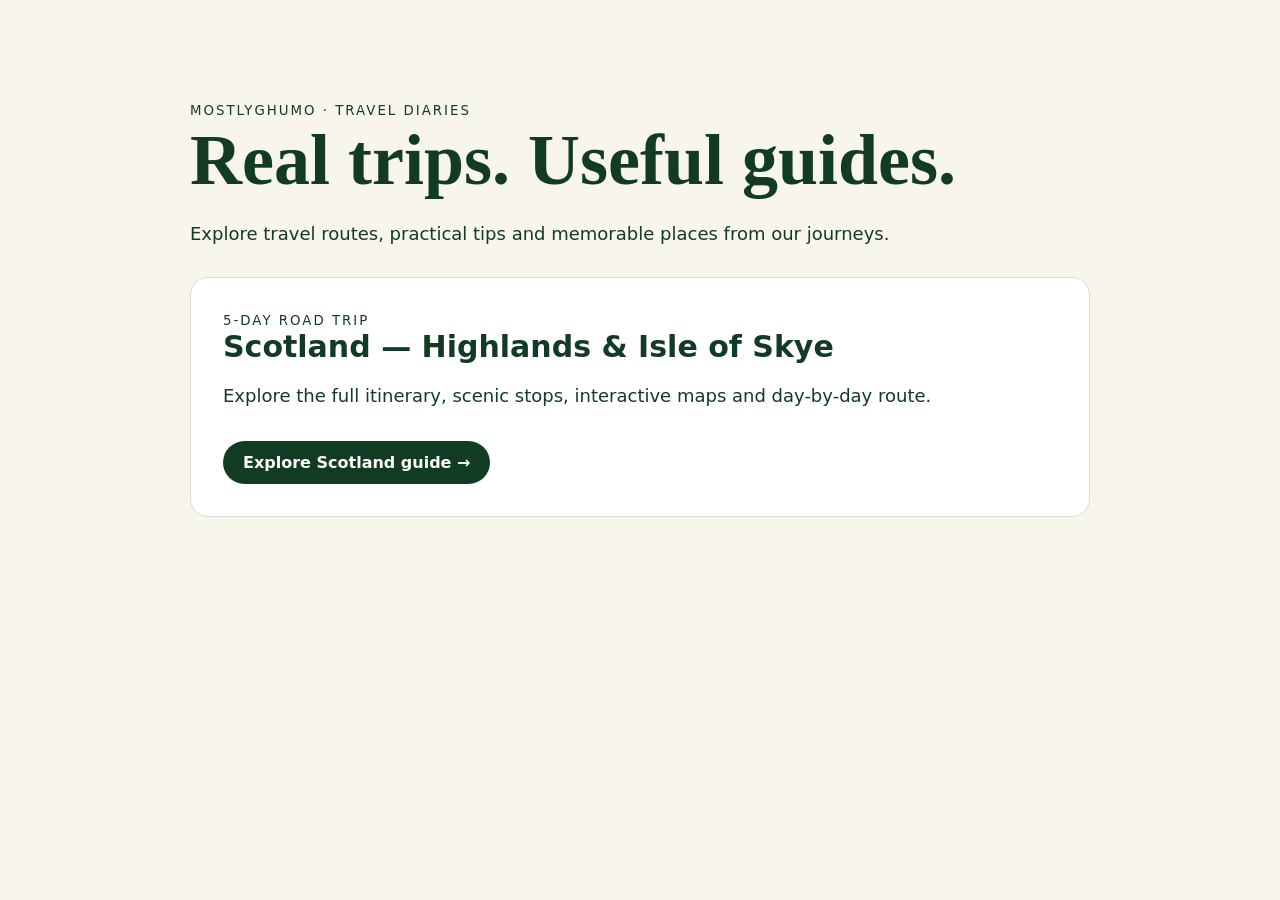
<file: index.html>
<!doctype html><html lang="en"><head><meta charset="utf-8"><meta name="viewport" content="width=device-width,initial-scale=1"><title>MostlyGhumo | Travel Guides</title><style>body{margin:0;background:#f8f5ec;color:#123b23;font-family:system-ui,Arial,sans-serif}main{max-width:900px;margin:8vh auto;padding:28px}h1{font-family:Georgia,serif;font-size:clamp(40px,7vw,72px);margin:0 0 12px}p{line-height:1.6;font-size:18px}.card{display:block;padding:32px;border-radius:18px;background:white;text-decoration:none;color:#123b23;border:1px solid #d4dfd5;margin-top:28px}.card h2{font-size:30px;margin:0 0 12px}.button{display:inline-block;margin-top:12px;background:#123b23;color:white;padding:12px 20px;border-radius:30px;font-weight:700}small{letter-spacing:.15em;text-transform:uppercase}</style></head><body><main><small>MostlyGhumo · Travel Diaries</small><h1>Real trips. Useful guides.</h1><p>Explore travel routes, practical tips and memorable places from our journeys.</p><a class="card" href="scotland-trip-2026/share-trip.html"><small>5-day road trip</small><h2>Scotland — Highlands & Isle of Skye</h2><p>Explore the full itinerary, scenic stops, interactive maps and day-by-day route.</p><span class="button">Explore Scotland guide →</span></a></main></body></html>
</file>
